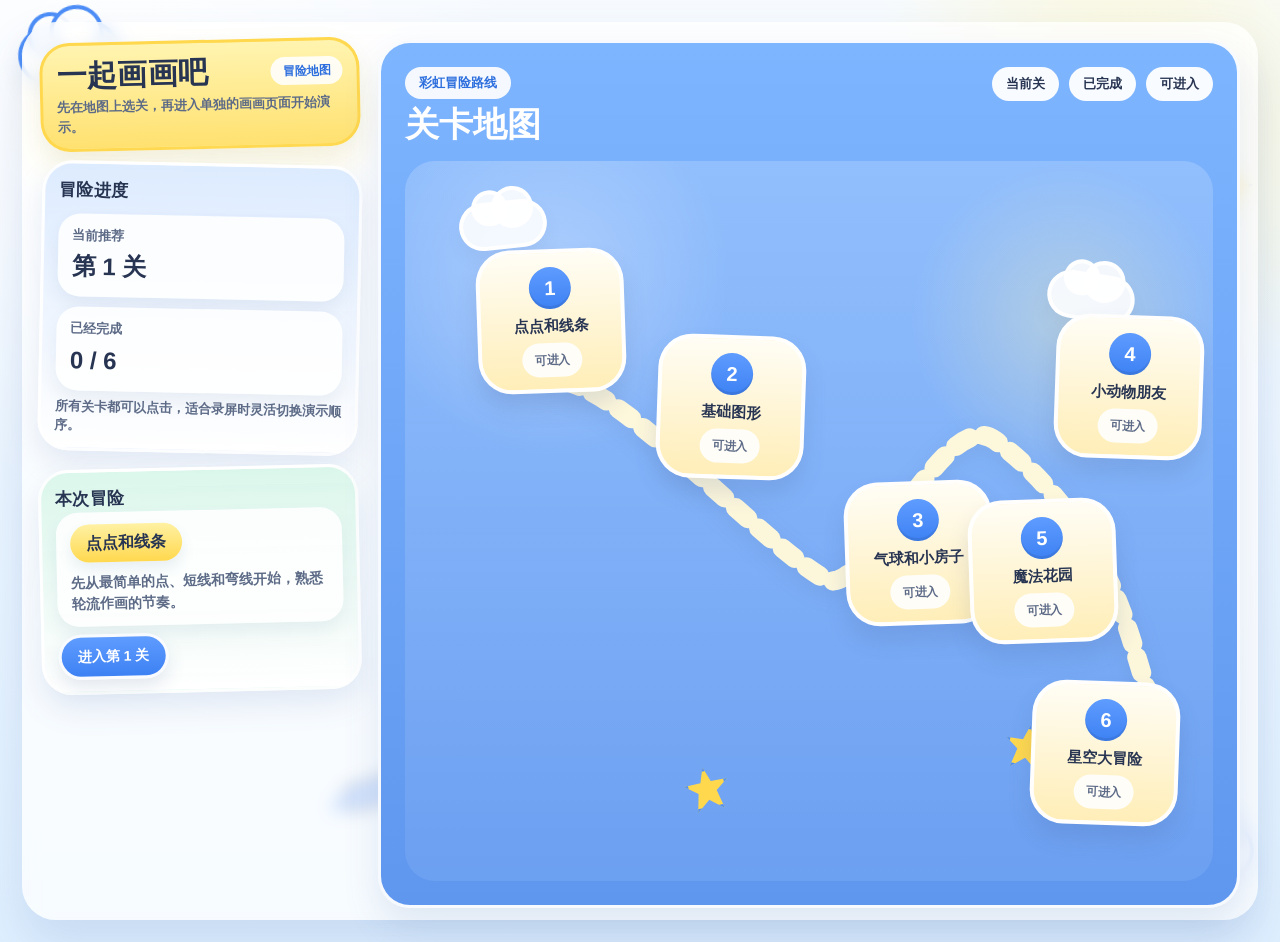
<file: index.html>
<!-- Copyright 2018 Google Inc. All Rights Reserved.
Licensed under the Apache License, Version 2.0 (the "License");
you may not use this file except in compliance with the License.
You may obtain a copy of the License at
    http://www.apache.org/licenses/LICENSE-2.0
Unless required by applicable law or agreed to in writing, software
distributed under the License is distributed on an "AS IS" BASIS,
WITHOUT WARRANTIES OR CONDITIONS OF ANY KIND, either express or implied.
See the License for the specific language governing permissions and
limitations under the License.
==============================================================================-->
<!DOCTYPE html>
<html>
  <head>
    <meta charset="utf-8">
    <meta http-equiv="X-UA-Compatible" content="IE=edge,chrome=1">
    <meta name="viewport" content="width=device-width, minimum-scale=1.0, initial-scale=1, user-scalable=yes">
    <meta http-equiv="Cache-Control" content="no-cache, no-store, must-revalidate">
    <meta http-equiv="Pragma" content="no-cache">
    <meta http-equiv="Expires" content="0">
    <link rel="stylesheet" href="./style.css?v=20260629-cachefix-1">
    <title>一起画画吧 | 关卡地图</title>
  </head>
  <body>
    <div class="page-decor decor-cloud decor-cloud-left"></div>
    <div class="page-decor decor-cloud decor-cloud-right"></div>
    <div class="page-decor decor-star decor-star-top"></div>
    <div class="page-decor decor-star decor-star-right"></div>
    <div class="page-decor decor-rainbow"></div>
    <div class="page-decor decor-crayon"></div>

    <div class="app-shell">
      <section class="map-screen">
        <div class="map-shell">
          <aside class="map-sidebar">
            <section class="card hero-card tilt-left">
              <div class="hero-card-top">
                <h1>一起画画吧</h1>
                <span class="hero-pill">冒险地图</span>
              </div>
              <p>先在地图上选关，再进入单独的画画页面开始演示。</p>
            </section>

            <section class="card panel-card panel-blue tilt-right">
              <h2>冒险进度</h2>
              <div class="map-progress-stack">
                <div class="map-progress-badge">
                  <strong>当前推荐</strong>
                  <span id="mapCurrentLevelLabel">第 1 关</span>
                </div>
                <div class="map-progress-badge">
                  <strong>已经完成</strong>
                  <span id="mapCompletedCount">0 / 6</span>
                </div>
              </div>
              <p class="panel-help">所有关卡都可以点击，适合录屏时灵活切换演示顺序。</p>
            </section>

            <section class="card panel-card panel-mint tilt-left">
              <h2>本次冒险</h2>
              <div class="map-current-card">
                <div class="map-current-sticker" id="mapCurrentTheme">点点和线条</div>
                <p id="mapCurrentDescription">先从最简单的点、短线和弯线开始，熟悉轮流作画的节奏。</p>
              </div>
              <div class="button-row button-row-single">
                <a class="button-link primary-link" id="btnStartCurrentLevel" href="./level.html?level=1">进入第 1 关</a>
              </div>
            </section>
          </aside>

          <main class="map-stage">
            <section class="map-board">
              <div class="map-board-header">
                <div class="map-board-title">
                  <span class="map-title-pill">彩虹冒险路线</span>
                  <h2>关卡地图</h2>
                </div>
                <div class="map-board-legend">
                  <span class="legend-pill legend-map-current">当前关</span>
                  <span class="legend-pill legend-map-done">已完成</span>
                  <span class="legend-pill legend-map-free">可进入</span>
                </div>
              </div>

              <div class="map-network">
                <svg class="map-path" viewBox="0 0 1000 620" aria-hidden="true">
                  <path d="M122 130 C212 116, 276 180, 330 224 S470 354, 520 382 S666 164, 730 210 S850 330, 880 404 S916 530, 940 572" />
                </svg>

                <div class="map-decoration map-decoration-cloud map-cloud-one"></div>
                <div class="map-decoration map-decoration-cloud map-cloud-two"></div>
                <div class="map-decoration map-decoration-star map-star-one"></div>
                <div class="map-decoration map-decoration-star map-star-two"></div>

                <a class="level-node level-node-1" data-level-id="1" href="./level.html?level=1">
                  <span class="level-node-num">1</span>
                  <span class="level-node-title">点点和线条</span>
                </a>

                <a class="level-node level-node-2" data-level-id="2" href="./level.html?level=2">
                  <span class="level-node-num">2</span>
                  <span class="level-node-title">基础图形</span>
                </a>

                <a class="level-node level-node-3" data-level-id="3" href="./level.html?level=3">
                  <span class="level-node-num">3</span>
                  <span class="level-node-title">气球和小房子</span>
                </a>

                <a class="level-node level-node-4" data-level-id="4" href="./level.html?level=4">
                  <span class="level-node-num">4</span>
                  <span class="level-node-title">小动物朋友</span>
                </a>

                <a class="level-node level-node-5" data-level-id="5" href="./level.html?level=5">
                  <span class="level-node-num">5</span>
                  <span class="level-node-title">魔法花园</span>
                </a>

                <a class="level-node level-node-6" data-level-id="6" href="./level.html?level=6">
                  <span class="level-node-num">6</span>
                  <span class="level-node-title">星空大冒险</span>
                </a>
              </div>
            </section>
          </main>
        </div>
      </section>
    </div>
    <script src="level-data.js?v=20260629-cachefix-1"></script>
    <script src="map.js?v=20260629-cachefix-1"></script>
  </body>
</html>
</file>
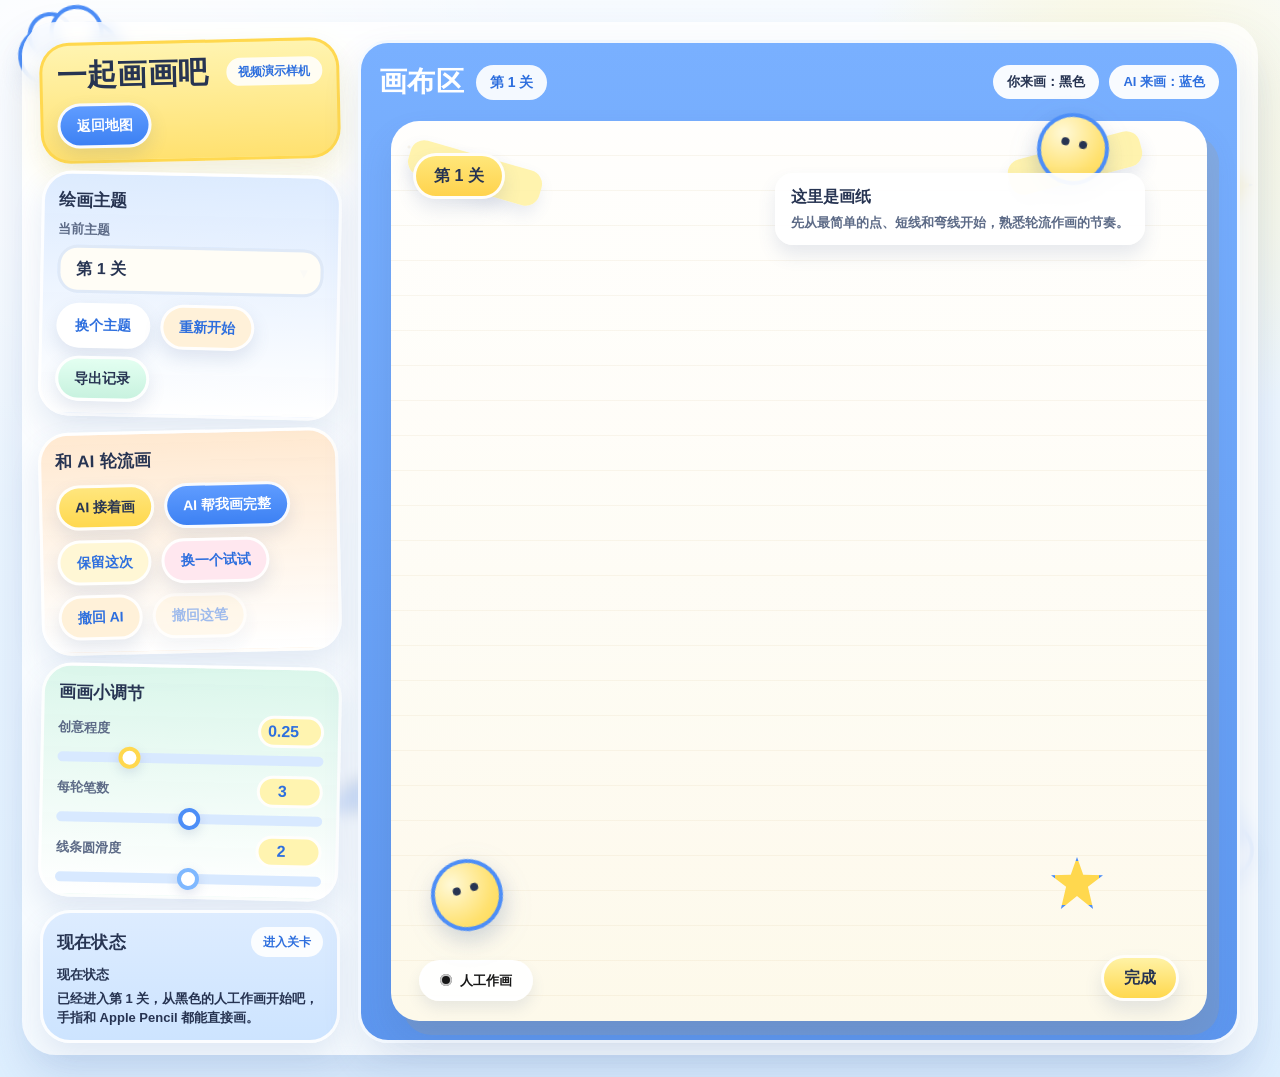
<file: level.html>
<!-- Copyright 2018 Google Inc. All Rights Reserved.
Licensed under the Apache License, Version 2.0 (the "License");
you may not use this file except in compliance with the License.
You may obtain a copy of the License at
    http://www.apache.org/licenses/LICENSE-2.0
Unless required by applicable law or agreed to in writing, software
distributed under the License is distributed on an "AS IS" BASIS,
WITHOUT WARRANTIES OR CONDITIONS OF ANY KIND, either express or implied.
See the License for the specific language governing permissions and
limitations under the License.
==============================================================================-->
<!DOCTYPE html>
<html>
  <head>
    <meta charset="utf-8">
    <meta http-equiv="X-UA-Compatible" content="IE=edge,chrome=1">
    <meta name="viewport" content="width=device-width, minimum-scale=1.0, initial-scale=1, user-scalable=yes">
    <meta http-equiv="Cache-Control" content="no-cache, no-store, must-revalidate">
    <meta http-equiv="Pragma" content="no-cache">
    <meta http-equiv="Expires" content="0">
    <link rel="stylesheet" href="./style.css?v=20260629-cachefix-1">
    <title>一起画画吧 | 关卡画布</title>
  </head>
  <body>
    <div class="page-decor decor-cloud decor-cloud-left"></div>
    <div class="page-decor decor-cloud decor-cloud-right"></div>
    <div class="page-decor decor-star decor-star-top"></div>
    <div class="page-decor decor-star decor-star-right"></div>
    <div class="page-decor decor-rainbow"></div>
    <div class="page-decor decor-crayon"></div>

    <div class="app-shell">
      <section class="level-screen">
        <aside class="sidebar">
          <section class="card hero-card tilt-left">
            <div class="hero-card-top">
              <h1>一起画画吧</h1>
              <span class="hero-pill">视频演示样机</span>
            </div>
            <div class="button-row button-row-single hero-button-row">
              <button id="btnBackToMap">返回地图</button>
            </div>
          </section>

          <section class="card panel-card panel-blue tilt-right">
            <h2>绘画主题</h2>
            <label class="control-group control-block">
              <span class="control-label">当前主题</span>
              <div class="select-shell">
                <select id="selectModels"></select>
              </div>
            </label>
            <div class="button-row">
              <button id="btnRandom">换个主题</button>
              <button id="btnClear">重新开始</button>
            </div>
            <div class="button-row button-row-single">
              <button id="btnExport">导出记录</button>
            </div>
          </section>

          <section class="card panel-card panel-peach tilt-left">
            <h2>和 AI 轮流画</h2>
            <div class="button-row">
              <button id="btnGenerateAI">AI 接着画</button>
              <button id="btnGenerateFullAI">AI 帮我画完整</button>
            </div>
            <div class="button-row">
              <button id="btnKeepAI">保留这次</button>
              <button id="btnRetryAI">换一个试试</button>
            </div>
            <div class="button-row">
              <button id="btnUndoAI">撤回 AI</button>
              <button id="btnUndoUser">撤回这笔</button>
            </div>
          </section>

          <section class="card panel-card panel-mint tilt-right">
            <h2>画画小调节</h2>
            <div class="controls slider-stack">
              <label class="control-group control-slider">
                <div class="slider-head">
                  <span class="control-label">创意程度</span>
                  <input id="valueTemperature" type="number" min="0" max="1" step="0.05">
                </div>
                <input id="inputTemperature" type="range" min="0" max="1" step="0.05">
              </label>

              <label class="control-group control-slider">
                <div class="slider-head">
                  <span class="control-label">每轮笔数</span>
                  <input id="valueAIStrokeCount" type="number" min="1" max="5" step="1">
                </div>
                <input id="inputAIStrokeCount" type="range" min="1" max="5" step="1">
              </label>

              <label class="control-group control-slider">
                <div class="slider-head">
                  <span class="control-label">线条圆滑度</span>
                  <input id="valueSmoothingLevel" type="number" min="0" max="4" step="1">
                </div>
                <input id="inputSmoothingLevel" type="range" min="0" max="4" step="1">
              </label>
            </div>
          </section>

          <section class="card status-panel">
            <div class="status-top">
              <h2>现在状态</h2>
              <span class="status-badge" id="textLastAction">准备好了</span>
            </div>
            <div class="status-main">
              <div class="status-item">
                <strong>现在状态</strong>
                <span id="textStatusMessage">-</span>
              </div>
            </div>
          </section>
        </aside>

        <main class="stage">
          <div class="stage-card">
            <div class="stage-header">
              <div class="stage-header-main">
                <h2>画布区</h2>
                <span class="stage-theme-pill" id="textCurrentTheme">点点和线条</span>
              </div>
              <div class="legend-pills">
                <span class="legend-pill legend-user">你来画：黑色</span>
                <span class="legend-pill legend-ai">AI 来画：蓝色</span>
              </div>
            </div>

            <div class="sketch-board">
              <div class="paper-tape paper-tape-left"></div>
              <div class="paper-tape paper-tape-right"></div>
              <div class="level-badge" id="textBoardLevel">第 1 关</div>
              <div class="board-note">
                <strong id="textBoardNoteTitle">这里是画纸</strong>
                <span id="textBoardNoteDescription">先从最简单的点、短线和弯线开始，手指或 Apple Pencil 都可以直接落笔。</span>
              </div>
              <div class="board-smile board-smile-top"></div>
              <div class="board-smile board-smile-bottom"></div>
              <div class="board-star board-star-bottom"></div>
              <div id="sketch">
                <canvas id="drawCanvas"></canvas>
                <div class="role-sticker role-human" id="roleSticker">人工作画</div>
                <button class="finish-sticker" id="btnFinish" type="button">完成</button>
                <div class="level-modal" id="levelModal" hidden>
                  <div class="level-modal-backdrop" data-close-modal="true"></div>
                  <div class="level-modal-card" role="dialog" aria-modal="true" aria-labelledby="levelModalTitle">
                    <div class="modal-star"></div>
                    <p class="level-modal-kicker">太棒啦</p>
                    <h3 id="levelModalTitle">闯关成功</h3>
                    <p class="level-modal-copy">这张画纸已经完成啦，回到地图继续冒险吧。</p>
                    <div class="level-modal-actions">
                      <button class="modal-secondary" id="btnCloseModal" type="button">再看一眼</button>
                      <button class="modal-primary" id="btnNextLevel" type="button">回到地图</button>
                    </div>
                  </div>
                </div>
              </div>
            </div>
          </div>
        </main>
      </section>
    </div>
    <script src="level-data.js?v=20260629-cachefix-1"></script>
    <script src="ui-demo.js?v=20260629-cachefix-1"></script>
  </body>
</html>
</file>
<file: style.css>
* {
  box-sizing: border-box;
}

:root {
  --bg-top: #f7fbff;
  --bg-bottom: #dff0ff;
  --ink: #273452;
  --muted: #5d6b87;
  --blue: #4d8ef7;
  --blue-deep: #2e6fde;
  --blue-soft: #dbeaff;
  --yellow: #ffd84e;
  --yellow-deep: #f7c52d;
  --yellow-soft: #fff4b7;
  --mint: #d9f6ea;
  --peach: #ffe7cd;
  --pink: #ffd9ef;
  --paper: #fffdf3;
  --paper-line: rgba(199, 171, 114, 0.16);
  --paper-dot: rgba(199, 171, 114, 0.18);
  --white: #ffffff;
  --shadow-soft: 0 18px 36px rgba(73, 104, 169, 0.14);
  --shadow-card: 0 14px 30px rgba(80, 110, 176, 0.14);
  --shadow-button: 0 8px 18px rgba(74, 99, 149, 0.14);
}

html,
body {
  min-height: 100%;
}

body {
  margin: 0;
  padding: 22px;
  overflow-x: hidden;
  color: var(--ink);
  background:
    radial-gradient(circle at 10% 10%, rgba(255, 255, 255, 0.9) 0%, transparent 28%),
    radial-gradient(circle at 88% 14%, rgba(255, 245, 189, 0.7) 0%, transparent 20%),
    linear-gradient(180deg, var(--bg-top) 0%, var(--bg-bottom) 100%);
  font: 400 16px/1.5 "Microsoft YaHei", "Noto Sans SC", "PingFang SC", "Segoe UI", sans-serif;
  -webkit-font-smoothing: antialiased;
  overscroll-behavior: none;
}

button,
select,
input,
.button-link,
.level-node {
  font: inherit;
}

button,
select,
input,
.button-link,
.level-node,
.role-sticker,
.finish-sticker {
  touch-action: manipulation;
}

.page-decor {
  position: fixed;
  z-index: 0;
  pointer-events: none;
}

.decor-cloud {
  width: 102px;
  height: 58px;
  border: 4px solid var(--blue);
  border-radius: 999px;
  background: rgba(255, 255, 255, 0.95);
  box-shadow: 0 12px 22px rgba(80, 110, 176, 0.1);
}

.decor-cloud::before,
.decor-cloud::after {
  content: "";
  position: absolute;
  border-radius: 999px;
  border: 4px solid var(--blue);
  background: rgba(255, 255, 255, 0.95);
}

.decor-cloud::before {
  left: 8px;
  top: -18px;
  width: 38px;
  height: 38px;
}

.decor-cloud::after {
  right: 10px;
  top: -22px;
  width: 46px;
  height: 46px;
}

.decor-cloud-left {
  top: 24px;
  left: 18px;
  transform: rotate(-7deg);
}

.decor-cloud-right {
  right: 26px;
  bottom: 24px;
  transform: rotate(9deg);
}

.decor-star,
.board-star {
  width: 52px;
  height: 52px;
  border: 4px solid var(--blue);
  background: var(--yellow);
  clip-path: polygon(50% 0%, 62% 34%, 100% 35%, 71% 57%, 81% 100%, 50% 75%, 19% 100%, 29% 57%, 0% 35%, 38% 34%);
}

.decor-star-top {
  top: 110px;
  left: 430px;
  transform: rotate(-12deg);
}

.decor-star-right {
  top: 160px;
  right: 28px;
  transform: rotate(14deg);
}

.decor-rainbow {
  right: 116px;
  bottom: 36px;
  width: 90px;
  height: 46px;
  border-top: 9px solid var(--blue);
  border-left: 9px solid transparent;
  border-right: 9px solid transparent;
  border-radius: 90px 90px 0 0;
}

.decor-rainbow::before,
.decor-rainbow::after {
  content: "";
  position: absolute;
  border-radius: 90px 90px 0 0;
}

.decor-rainbow::before {
  top: 8px;
  left: 8px;
  right: 8px;
  height: 24px;
  border-top: 9px solid var(--yellow);
}

.decor-rainbow::after {
  top: 18px;
  left: 18px;
  right: 18px;
  height: 16px;
  border-top: 9px solid #ffb7d8;
}

.decor-crayon {
  left: 340px;
  bottom: 98px;
  width: 104px;
  height: 30px;
  border: 3px solid var(--ink);
  border-radius: 18px;
  background: linear-gradient(90deg, #4d8ef7 0 76%, #86b4ff 76% 100%);
  transform: rotate(-16deg);
}

.decor-crayon::before {
  content: "";
  position: absolute;
  left: -18px;
  top: 4px;
  border-top: 11px solid transparent;
  border-bottom: 11px solid transparent;
  border-right: 18px solid var(--blue);
}

.decor-crayon::after {
  content: "";
  position: absolute;
  right: 14px;
  top: 4px;
  bottom: 4px;
  width: 16px;
  border-left: 3px solid rgba(255, 255, 255, 0.5);
  border-right: 3px solid rgba(255, 255, 255, 0.5);
}

.app-shell {
  position: relative;
  z-index: 1;
  max-width: 1600px;
  margin: 0 auto;
  padding: 18px 18px 12px;
  border-radius: 34px;
  background: rgba(255, 255, 255, 0.74);
  box-shadow: 0 24px 48px rgba(75, 108, 175, 0.16);
  backdrop-filter: blur(8px);
}

.map-screen,
.level-screen {
  width: 100%;
  animation: screenPop 0.28s ease;
}

.level-screen {
  display: flex;
  gap: 18px;
  align-items: stretch;
}

.map-shell {
  display: flex;
  gap: 18px;
  align-items: stretch;
  min-height: calc(100vh - 108px);
}

.map-sidebar {
  width: 320px;
  flex: 0 0 320px;
  display: flex;
  flex-direction: column;
  gap: 14px;
}

.map-stage {
  flex: 1 1 auto;
  min-width: 0;
  display: flex;
}

.map-board {
  position: relative;
  flex: 1 1 auto;
  min-height: 780px;
  padding: 24px;
  border-radius: 32px;
  border: 3px solid rgba(255, 255, 255, 0.94);
  background: linear-gradient(180deg, #7eb5ff 0%, #5f97ef 100%);
  box-shadow: var(--shadow-soft);
}

.map-board-header {
  display: flex;
  align-items: flex-start;
  justify-content: space-between;
  gap: 16px;
  margin-bottom: 18px;
  color: var(--white);
}

.map-board-title h2 {
  margin: 8px 0 0;
  font-size: 34px;
  line-height: 1.05;
  font-weight: 900;
}

.map-title-pill {
  display: inline-flex;
  align-items: center;
  min-height: 32px;
  padding: 5px 14px;
  border-radius: 999px;
  background: rgba(255, 255, 255, 0.92);
  color: var(--blue-deep);
  font-size: 13px;
  font-weight: 900;
}

.map-board-legend {
  display: flex;
  flex-wrap: wrap;
  justify-content: flex-end;
  gap: 10px;
}

.map-progress-stack {
  display: flex;
  flex-direction: column;
  gap: 10px;
  margin-top: 10px;
}

.map-progress-badge,
.map-current-card {
  padding: 12px 14px;
  border-radius: 22px;
  background: rgba(255, 255, 255, 0.84);
  box-shadow: 0 10px 18px rgba(71, 96, 149, 0.09);
}

.map-progress-badge strong,
.map-current-card p {
  display: block;
}

.map-progress-badge strong {
  font-size: 13px;
  color: var(--muted);
}

.map-progress-badge span {
  display: inline-block;
  margin-top: 4px;
  font-size: 24px;
  font-weight: 900;
  color: var(--ink);
}

.map-current-sticker {
  display: inline-flex;
  align-items: center;
  min-height: 36px;
  padding: 7px 16px;
  border-radius: 999px;
  background: linear-gradient(180deg, #fff1a3 0%, #ffd84e 100%);
  font-weight: 900;
  box-shadow: 0 8px 14px rgba(71, 96, 149, 0.1);
}

.map-current-card p {
  margin: 10px 0 0;
  color: var(--muted);
  font-size: 14px;
  font-weight: 700;
}

.map-network {
  position: relative;
  min-height: 720px;
  border-radius: 30px;
  overflow: hidden;
  background:
    radial-gradient(circle at 18% 16%, rgba(255, 255, 255, 0.28) 0%, transparent 20%),
    radial-gradient(circle at 82% 22%, rgba(255, 244, 182, 0.34) 0%, transparent 18%),
    linear-gradient(180deg, rgba(255, 255, 255, 0.18) 0%, rgba(255, 255, 255, 0.08) 100%);
}

.map-path {
  position: absolute;
  inset: 0;
  width: 100%;
  height: 100%;
}

.map-path path {
  fill: none;
  stroke: rgba(255, 248, 219, 0.98);
  stroke-width: 24;
  stroke-linecap: round;
  stroke-dasharray: 20 18;
  filter: drop-shadow(0 8px 12px rgba(71, 96, 149, 0.12));
}

.map-decoration {
  position: absolute;
  pointer-events: none;
}

.map-decoration-cloud {
  width: 88px;
  height: 48px;
  border: 4px solid rgba(255, 255, 255, 0.98);
  border-radius: 999px;
  background: rgba(255, 255, 255, 0.88);
  box-shadow: 0 10px 16px rgba(71, 96, 149, 0.08);
}

.map-decoration-cloud::before,
.map-decoration-cloud::after {
  content: "";
  position: absolute;
  border-radius: 999px;
  background: inherit;
  border: inherit;
}

.map-decoration-cloud::before {
  left: 10px;
  top: -16px;
  width: 28px;
  height: 28px;
}

.map-decoration-cloud::after {
  right: 8px;
  top: -18px;
  width: 34px;
  height: 34px;
}

.map-cloud-one {
  left: 54px;
  top: 40px;
  transform: rotate(-6deg);
}

.map-cloud-two {
  right: 78px;
  top: 112px;
  transform: rotate(9deg);
}

.map-decoration-star {
  width: 44px;
  height: 44px;
  border: 4px solid var(--blue);
  background: var(--yellow);
  clip-path: polygon(50% 0%, 62% 34%, 100% 35%, 71% 57%, 81% 100%, 50% 75%, 19% 100%, 29% 57%, 0% 35%, 38% 34%);
}

.map-star-one {
  right: 164px;
  bottom: 112px;
  transform: rotate(10deg);
}

.map-star-two {
  left: 280px;
  bottom: 70px;
  transform: rotate(-12deg);
}

.level-node {
  position: absolute;
  width: 148px;
  min-height: 120px;
  padding: 14px 12px 12px;
  border: 4px solid rgba(255, 255, 255, 0.96);
  border-radius: 34px;
  background: linear-gradient(180deg, #fffdf5 0%, #ffeeb8 100%);
  color: var(--ink);
  box-shadow: 0 14px 22px rgba(71, 96, 149, 0.16);
  display: flex;
  flex-direction: column;
  align-items: center;
  justify-content: center;
  gap: 8px;
  text-align: center;
  text-decoration: none;
  transform: rotate(-2deg);
}

.level-node:nth-of-type(even) {
  transform: rotate(2deg);
}

.level-node:hover {
  transform: translateY(-3px) rotate(0deg) scale(1.02);
}

.level-node-num {
  display: inline-flex;
  align-items: center;
  justify-content: center;
  width: 42px;
  height: 42px;
  border-radius: 50%;
  background: linear-gradient(180deg, #5f9cff 0%, #3d81f3 100%);
  color: var(--white);
  font-size: 20px;
  font-weight: 900;
  box-shadow: inset 0 -3px 0 rgba(0, 0, 0, 0.08);
}

.level-node-title {
  font-size: 15px;
  line-height: 1.2;
  font-weight: 900;
}

.level-node::after {
  content: "可进入";
  display: inline-flex;
  align-items: center;
  justify-content: center;
  min-height: 28px;
  padding: 3px 12px;
  border-radius: 999px;
  background: rgba(255, 255, 255, 0.88);
  color: var(--muted);
  font-size: 12px;
  font-weight: 900;
}

.level-node.is-recommended {
  background: linear-gradient(180deg, #fff7b9 0%, #ffd95d 100%);
  box-shadow:
    0 18px 28px rgba(255, 216, 78, 0.24),
    0 14px 22px rgba(71, 96, 149, 0.14);
}

.level-node.is-recommended::after {
  content: "当前关";
  color: var(--blue-deep);
}

.level-node.is-completed {
  background: linear-gradient(180deg, #ecfff6 0%, #d5f4e5 100%);
}

.level-node.is-completed::before {
  content: "★";
  position: absolute;
  top: -14px;
  right: -10px;
  display: inline-flex;
  align-items: center;
  justify-content: center;
  width: 38px;
  height: 38px;
  border: 3px solid rgba(255, 255, 255, 0.96);
  border-radius: 50%;
  background: linear-gradient(180deg, #ffe77a 0%, #ffd34d 100%);
  color: var(--ink);
  font-size: 16px;
  box-shadow: 0 8px 14px rgba(71, 96, 149, 0.14);
}

.level-node.is-completed::after {
  content: "已完成";
  color: #15714d;
}

.level-node.is-selected {
  outline: 4px solid rgba(255, 255, 255, 0.85);
  outline-offset: 4px;
}

.level-node-1 {
  left: 72px;
  top: 88px;
}

.level-node-2 {
  left: 252px;
  top: 174px;
}

.level-node-3 {
  left: 440px;
  top: 320px;
}

.level-node-4 {
  left: 650px;
  top: 154px;
}

.level-node-5 {
  right: 96px;
  top: 338px;
}

.level-node-6 {
  right: 34px;
  top: 520px;
}

.sidebar {
  width: 300px;
  flex: 0 0 300px;
  display: flex;
  flex-direction: column;
  gap: 12px;
  align-self: stretch;
}

.stage {
  flex: 1 1 auto;
  min-width: 0;
  display: flex;
  align-self: stretch;
}

.card,
.stage-card {
  position: relative;
  overflow: visible;
  border-radius: 30px;
  border: 3px solid rgba(255, 255, 255, 0.92);
  box-shadow: var(--shadow-card);
}

.card {
  padding: 14px 14px 12px;
}

.tilt-left {
  transform: rotate(-1.3deg);
}

.tilt-right {
  transform: rotate(1.2deg);
}

.hero-card {
  background: linear-gradient(180deg, #fff4b0 0%, #ffe170 100%);
  border-color: rgba(255, 216, 78, 0.96);
  box-shadow:
    0 18px 34px rgba(255, 216, 78, 0.2),
    0 8px 18px rgba(77, 142, 247, 0.08);
}

.hero-card-top {
  display: flex;
  align-items: center;
  justify-content: space-between;
  gap: 12px;
}

.hero-card h1,
.panel-card h2,
.status-panel h2,
.stage-header h2 {
  margin: 0;
  font-weight: 900;
  letter-spacing: 0.01em;
}

.hero-card h1 {
  font-size: 30px;
  line-height: 1.08;
}

.hero-card p,
.panel-help {
  margin: 6px 0 0;
  color: var(--muted);
  font-weight: 700;
  font-size: 13px;
}

.hero-pill,
.status-badge,
.legend-pill,
.board-footer-pill,
.status-tag {
  display: inline-flex;
  align-items: center;
  justify-content: center;
  border-radius: 999px;
  font-weight: 800;
}

.hero-pill {
  min-height: 28px;
  padding: 4px 12px;
  background: rgba(255, 255, 255, 0.88);
  color: var(--blue-deep);
  font-size: 12px;
}

.panel-card {
  background: rgba(255, 255, 255, 0.97);
}

.panel-blue {
  background: linear-gradient(180deg, rgba(219, 234, 255, 0.95) 0%, rgba(255, 255, 255, 0.96) 100%);
}

.panel-peach {
  background: linear-gradient(180deg, rgba(255, 231, 205, 0.92) 0%, rgba(255, 255, 255, 0.97) 100%);
}

.panel-mint {
  background: linear-gradient(180deg, rgba(217, 246, 234, 0.94) 0%, rgba(255, 255, 255, 0.97) 100%);
}

.panel-card h2,
.status-panel h2 {
  font-size: 17px;
}

.control-group {
  display: flex;
  flex-direction: column;
  gap: 6px;
}

.control-block {
  margin-top: 6px;
}

.control-label {
  color: var(--muted);
  font-size: 13px;
  font-weight: 800;
}

.select-shell {
  position: relative;
}

.select-shell::after {
  content: "▾";
  position: absolute;
  right: 16px;
  top: 50%;
  transform: translateY(-50%);
  color: var(--blue-deep);
  font-size: 14px;
  font-weight: 900;
  pointer-events: none;
}

.sidebar button,
.sidebar select,
.sidebar input,
.sidebar label {
  position: relative;
  z-index: 2;
}

select {
  width: 100%;
  height: 48px;
  padding: 0 44px 0 16px;
  border: 3px solid rgba(77, 142, 247, 0.18);
  border-radius: 20px;
  outline: none;
  appearance: none;
  background: rgba(255, 253, 246, 0.98);
  color: var(--ink);
  font-weight: 800;
}

.button-row {
  display: flex;
  flex-wrap: wrap;
  gap: 10px;
  margin-top: 10px;
}

.button-row-single {
  margin-top: 8px;
}

button,
.button-link {
  display: inline-flex;
  align-items: center;
  justify-content: center;
  min-height: 42px;
  padding: 9px 16px;
  border: 3px solid rgba(255, 255, 255, 0.96);
  border-radius: 999px;
  background: var(--white);
  color: var(--blue-deep);
  text-decoration: none;
  font-size: 14px;
  font-weight: 900;
  cursor: pointer;
  box-shadow: var(--shadow-button);
  transition: transform 0.14s ease, box-shadow 0.14s ease, background 0.14s ease;
}

button:hover:not([disabled]),
.button-link:hover {
  transform: translateY(-2px) scale(1.015);
}

button:active:not([disabled]),
.button-link:active {
  transform: translateY(1px) scale(0.995);
}

button[disabled] {
  opacity: 0.46;
  cursor: not-allowed;
}

#btnGenerateAI {
  background: linear-gradient(180deg, #ffe67d 0%, #ffd84e 100%);
  color: var(--ink);
}

#btnGenerateFullAI {
  background: linear-gradient(180deg, #5f9cff 0%, #3d81f3 100%);
  color: var(--white);
}

#btnKeepAI {
  background: #fff7d5;
}

#btnRetryAI {
  background: #ffe7ef;
}

#btnUndoAI,
#btnUndoUser,
#btnClear {
  background: #fff1d9;
}

#btnExport {
  background: linear-gradient(180deg, #e3fff1 0%, #c8f2df 100%);
  color: var(--ink);
}

.slider-stack {
  display: flex;
  flex-direction: column;
  gap: 10px;
  margin-top: 6px;
}

.control-slider {
  gap: 8px;
}

.slider-head {
  display: flex;
  align-items: center;
  justify-content: space-between;
  gap: 10px;
}

.slider-head input[type="number"] {
  width: 66px;
  height: 32px;
  border: 3px solid rgba(255, 255, 255, 0.95);
  border-radius: 999px;
  background: #fff4b0;
  color: var(--blue-deep);
  text-align: center;
  font-weight: 900;
  outline: none;
}

input[type="range"] {
  width: 100%;
  height: 10px;
  margin: 0;
  outline: none;
  appearance: none;
  border-radius: 999px;
  background: #d8e9ff;
}

input[type="range"]::-webkit-slider-thumb {
  appearance: none;
  width: 22px;
  height: 22px;
  border: 4px solid var(--yellow);
  border-radius: 50%;
  background: var(--white);
  box-shadow: 0 4px 12px rgba(75, 102, 159, 0.18);
}

#inputAIStrokeCount::-webkit-slider-thumb {
  border-color: var(--blue);
}

#inputSmoothingLevel::-webkit-slider-thumb {
  border-color: #7fb8ff;
}

.status-panel {
  flex: 1 1 auto;
  display: flex;
  flex-direction: column;
  justify-content: flex-start;
  background: linear-gradient(180deg, #ddecff 0%, #cde4ff 100%);
}

.status-panel.card {
  margin-top: auto;
}

.status-top {
  display: flex;
  align-items: center;
  justify-content: space-between;
  gap: 8px;
}

.status-badge {
  min-height: 30px;
  padding: 5px 12px;
  background: rgba(255, 255, 255, 0.9);
  color: var(--blue-deep);
  font-size: 12px;
}

.status-main {
  margin-top: 8px;
}

.status-item {
  display: flex;
  flex-direction: column;
  gap: 4px;
  font-size: 13px;
}

.status-item span {
  font-weight: 800;
}

.status-tags {
  display: flex;
  flex-wrap: wrap;
  gap: 8px;
  margin-top: 10px;
}

.status-tag {
  min-height: 30px;
  padding: 6px 10px;
  gap: 4px;
  background: rgba(255, 255, 255, 0.9);
  font-size: 11px;
  color: var(--ink);
}

.stage-card {
  flex: 1 1 auto;
  height: 100%;
  min-height: 0;
  padding: 18px 18px 16px;
  background: linear-gradient(180deg, #79b0ff 0%, #5d96ee 100%);
  box-shadow: var(--shadow-soft);
}

.stage-header {
  display: flex;
  align-items: center;
  justify-content: space-between;
  gap: 16px;
  margin-bottom: 10px;
  color: var(--white);
}

.stage-header-main {
  display: flex;
  align-items: center;
  gap: 12px;
  flex-wrap: wrap;
}

.stage-theme-pill {
  display: inline-flex;
  align-items: center;
  min-height: 34px;
  padding: 7px 14px;
  border-radius: 999px;
  background: rgba(255, 255, 255, 0.92);
  color: var(--blue-deep);
  font-size: 14px;
  font-weight: 900;
}

.hero-button-row {
  margin-top: 12px;
}

#btnBackToMap,
#btnStartCurrentLevel {
  background: linear-gradient(180deg, #5f9cff 0%, #3d81f3 100%);
  color: var(--white);
}

.legend-map-current {
  color: var(--blue-deep);
}

.legend-map-done {
  color: #15714d;
}

.legend-map-free {
  color: var(--ink);
}

.stage-header h2 {
  font-size: 28px;
}

.legend-pills {
  display: flex;
  flex-wrap: wrap;
  justify-content: flex-end;
  gap: 10px;
}

.legend-pill {
  min-height: 34px;
  padding: 7px 14px;
  background: rgba(255, 255, 255, 0.95);
  color: var(--ink);
  font-size: 13px;
}

.legend-ai {
  color: var(--blue-deep);
}

.sketch-board {
  position: relative;
  min-height: 0;
  border-radius: 30px;
}

.paper-tape {
  position: absolute;
  z-index: 3;
  width: 136px;
  height: 36px;
  border-radius: 14px;
  background: rgba(255, 242, 168, 0.92);
  box-shadow: 0 8px 16px rgba(75, 102, 159, 0.12);
}

.paper-tape-left {
  left: 28px;
  top: 34px;
  transform: rotate(16deg);
}

.paper-tape-right {
  right: 76px;
  top: 24px;
  transform: rotate(-15deg);
}

.board-note {
  position: absolute;
  top: 52px;
  right: 74px;
  z-index: 4;
  display: flex;
  flex-direction: column;
  gap: 4px;
  padding: 12px 16px;
  border-radius: 18px;
  background: rgba(255, 255, 255, 0.94);
  box-shadow: 0 10px 18px rgba(71, 96, 149, 0.13);
}

.board-note strong {
  font-size: 16px;
}

.board-note span {
  color: var(--muted);
  font-size: 13px;
  font-weight: 700;
}

.board-smile {
  position: absolute;
  z-index: 3;
  width: 72px;
  height: 72px;
  border: 4px solid var(--blue);
  border-radius: 50%;
  background: radial-gradient(circle at 30% 28%, #fff9d7 0%, #ffe16f 66%, #ffd84e 100%);
  box-shadow: 0 10px 18px rgba(71, 96, 149, 0.14);
  filter: drop-shadow(0 8px 14px rgba(74, 99, 149, 0.12));
  pointer-events: none;
}

.board-smile::before,
.board-smile::after {
  content: "";
  position: absolute;
  top: 22px;
  width: 8px;
  height: 8px;
  border-radius: 50%;
  background: var(--ink);
}

.board-smile::before {
  left: 19px;
}

.board-smile::after {
  right: 19px;
}

.board-smile-top {
  top: -8px;
  right: 110px;
  transform: rotate(12deg);
}

.board-smile-bottom {
  left: 52px;
  bottom: 90px;
  transform: rotate(-15deg);
}

.board-smile-top::selection,
.board-smile-bottom::selection {
  background: transparent;
}

.board-star-bottom {
  position: absolute;
  right: 116px;
  bottom: 112px;
  z-index: 3;
  filter: drop-shadow(0 8px 14px rgba(74, 99, 149, 0.12));
}

.level-badge,
.role-sticker,
.finish-sticker,
.level-modal-kicker {
  display: inline-flex;
  align-items: center;
  justify-content: center;
  border-radius: 999px;
  font-weight: 900;
}

.level-badge {
  position: absolute;
  top: 32px;
  left: 34px;
  z-index: 4;
  min-height: 42px;
  padding: 8px 18px;
  border: 3px solid rgba(255, 255, 255, 0.96);
  background: linear-gradient(180deg, #ffe77a 0%, #ffd34d 100%);
  color: var(--ink);
  box-shadow: 0 10px 18px rgba(71, 96, 149, 0.13);
}

#sketch {
  position: relative;
  z-index: 2;
  width: calc(100% - 24px);
  max-width: 1160px;
  height: 900px;
  margin: 18px auto 0;
  overflow: hidden;
  border-radius: 28px;
  background:
    linear-gradient(180deg, rgba(255, 255, 255, 0.72) 0%, rgba(255, 255, 255, 0.5) 100%),
    linear-gradient(180deg, #fffdf7 0%, #fbf3d5 100%);
  box-shadow:
    12px 14px 0 rgba(183, 157, 107, 0.18),
    0 18px 32px rgba(74, 99, 149, 0.14);
  touch-action: none;
  overscroll-behavior: contain;
}

#sketch::before {
  content: "";
  position: absolute;
  inset: 0;
  pointer-events: none;
  background:
    radial-gradient(circle at 18px 26px, var(--paper-dot) 0 1px, transparent 2px),
    radial-gradient(circle at 52px 46px, var(--paper-dot) 0 1px, transparent 2px),
    repeating-linear-gradient(180deg, transparent 0 34px, var(--paper-line) 34px 35px);
  opacity: 0.65;
}

#sketch canvas {
  display: block;
  width: 100% !important;
  height: 100% !important;
  border-radius: 28px;
  touch-action: none;
  -webkit-user-select: none;
  user-select: none;
  -webkit-touch-callout: none;
}

.role-sticker {
  position: absolute;
  left: 28px;
  bottom: 20px;
  z-index: 3;
  min-height: 36px;
  padding: 8px 18px;
  border: 3px solid rgba(255, 255, 255, 0.96);
  background: rgba(255, 255, 255, 0.92);
  color: var(--ink);
  font-size: 13px;
  box-shadow: 0 8px 14px rgba(71, 96, 149, 0.11);
}

.role-sticker::before {
  content: "";
  width: 12px;
  height: 12px;
  margin-right: 8px;
  border-radius: 50%;
  background: currentColor;
  box-shadow: inset 0 0 0 2px rgba(255, 255, 255, 0.76);
}

.role-human {
  background: rgba(255, 255, 255, 0.92);
  color: #171717;
}

.role-ai {
  background: rgba(225, 238, 255, 0.96);
  color: #3972ff;
}

.finish-sticker {
  position: absolute;
  right: 28px;
  bottom: 20px;
  z-index: 3;
  min-height: 44px;
  padding: 8px 20px;
  border: 3px solid rgba(255, 255, 255, 0.96);
  background: linear-gradient(180deg, #fff2a5 0%, #ffd84e 100%);
  color: var(--ink);
  font-size: 16px;
  box-shadow: 0 10px 18px rgba(71, 96, 149, 0.14);
}

.finish-sticker:hover:not([disabled]) {
  transform: translateY(-2px) rotate(-1deg);
}

.level-modal[hidden] {
  display: none;
}

.level-modal {
  position: absolute;
  inset: 0;
  z-index: 6;
}

.level-modal-backdrop {
  position: absolute;
  inset: 0;
  background: rgba(39, 52, 82, 0.22);
  backdrop-filter: blur(4px);
}

.level-modal-card {
  position: absolute;
  top: 50%;
  left: 50%;
  width: min(460px, calc(100% - 36px));
  padding: 26px 24px 22px;
  border: 4px solid rgba(255, 255, 255, 0.98);
  border-radius: 34px;
  background:
    radial-gradient(circle at top left, rgba(255, 255, 255, 0.85) 0%, transparent 28%),
    linear-gradient(180deg, #fff8cf 0%, #ffe6b7 100%);
  box-shadow: 0 28px 48px rgba(39, 52, 82, 0.24);
  transform: translate(-50%, -50%) rotate(-1deg);
  text-align: center;
}

.modal-star {
  position: absolute;
  top: -22px;
  right: 24px;
  width: 54px;
  height: 54px;
  border: 4px solid var(--blue);
  background: var(--yellow);
  clip-path: polygon(50% 0%, 62% 34%, 100% 35%, 71% 57%, 81% 100%, 50% 75%, 19% 100%, 29% 57%, 0% 35%, 38% 34%);
  transform: rotate(14deg);
}

.level-modal-kicker {
  min-height: 32px;
  padding: 4px 14px;
  margin: 0 auto 10px;
  background: rgba(255, 255, 255, 0.92);
  color: var(--blue-deep);
  font-size: 13px;
}

.level-modal-card h3 {
  margin: 0;
  font-size: 34px;
  line-height: 1.08;
}

.level-modal-copy {
  margin: 12px 0 0;
  color: var(--muted);
  font-size: 15px;
  font-weight: 700;
}

.level-modal-actions {
  display: flex;
  justify-content: center;
  gap: 12px;
  margin-top: 18px;
}

.modal-primary {
  background: linear-gradient(180deg, #5f9cff 0%, #3d81f3 100%);
  color: var(--white);
}

.modal-secondary {
  background: rgba(255, 255, 255, 0.94);
  color: var(--ink);
}

@keyframes screenPop {
  from {
    opacity: 0;
    transform: translateY(10px);
  }

  to {
    opacity: 1;
    transform: translateY(0);
  }
}

@media (pointer: coarse) {
  body {
    padding: 18px;
  }

  .app-shell {
    padding: 20px 20px 16px;
  }

  button,
  .button-link {
    min-height: 52px;
    padding: 12px 18px;
    font-size: 16px;
  }

  select {
    height: 56px;
    padding-inline: 18px 50px;
    font-size: 16px;
  }

  .slider-head input[type="number"] {
    width: 78px;
    height: 40px;
    font-size: 16px;
  }

  input[type="range"] {
    height: 14px;
  }

  input[type="range"]::-webkit-slider-thumb {
    width: 28px;
    height: 28px;
  }

  .control-label,
  .panel-help,
  .status-item,
  .legend-pill,
  .role-sticker,
  .finish-sticker {
    font-size: 15px;
  }

  .role-sticker {
    min-height: 44px;
    padding: 10px 20px;
  }

  .finish-sticker {
    min-height: 52px;
    padding: 10px 24px;
    font-size: 18px;
  }

  .level-modal-actions button {
    min-height: 52px;
  }

  .level-node {
    width: 164px;
    min-height: 130px;
    padding: 16px 14px 14px;
  }

  .level-node-num {
    width: 48px;
    height: 48px;
    font-size: 22px;
  }
}

select:focus-visible,
button:focus-visible,
input:focus-visible,
.button-link:focus-visible,
.level-node:focus-visible {
  outline: 3px solid rgba(255, 216, 78, 0.95);
  outline-offset: 2px;
}

@media (max-width: 1220px) {
  .sidebar {
    width: 100%;
    flex-basis: auto;
  }

  .map-shell,
  .level-screen {
    flex-direction: column;
    min-height: auto;
  }

  .map-sidebar {
    width: 100%;
    flex-basis: auto;
  }

  .map-board {
    min-height: 860px;
  }

  .map-board-header {
    flex-direction: column;
    align-items: flex-start;
  }

  .stage-card {
    min-height: 760px;
  }

  .stage-header {
    flex-direction: column;
    align-items: flex-start;
  }

  .board-note {
    right: 30px;
  }

  #sketch {
    width: 100%;
    height: 68vw;
    max-height: 760px;
  }
}

@media (max-width: 1220px) and (min-width: 900px) and (orientation: landscape) {
  body {
    padding: 12px;
  }

  .map-shell,
  .level-screen {
    flex-direction: row;
    align-items: stretch;
    gap: 14px;
    min-height: calc(100vh - 24px);
  }

  .map-sidebar,
  .sidebar {
    width: 292px;
    flex: 0 0 292px;
    gap: 10px;
  }

  .card {
    padding: 12px 12px 10px;
  }

  .hero-card h1 {
    font-size: 26px;
  }

  .panel-card h2,
  .status-panel h2 {
    font-size: 16px;
  }

  .status-tags {
    gap: 6px;
  }

  .status-tag {
    min-height: 28px;
    padding: 5px 8px;
  }

  .map-stage,
  .stage {
    min-width: 0;
  }

  .map-board {
    min-height: 0;
    height: 100%;
    padding: 18px;
  }

  .map-network {
    min-height: 600px;
  }

  .level-node {
    width: 132px;
    min-height: 106px;
    padding: 12px 10px 10px;
  }

  .level-node-title {
    font-size: 14px;
  }

  .level-node-1 {
    left: 30px;
    top: 82px;
  }

  .level-node-2 {
    left: 174px;
    top: 166px;
  }

  .level-node-3 {
    left: 320px;
    top: 274px;
  }

  .level-node-4 {
    left: 492px;
    top: 154px;
  }

  .level-node-5 {
    right: 74px;
    top: 314px;
  }

  .level-node-6 {
    right: 20px;
    top: 438px;
  }

  .stage-card {
    min-height: 0;
    height: 100%;
    padding: 14px 14px 12px;
  }

  .stage-header {
    flex-direction: row;
    align-items: center;
    margin-bottom: 8px;
  }

  .stage-header h2 {
    font-size: 24px;
  }

  .legend-pills {
    gap: 8px;
  }

  .legend-pill {
    min-height: 30px;
    padding: 6px 12px;
    font-size: 12px;
  }

  .board-note {
    right: 26px;
    top: 46px;
    max-width: 240px;
  }

  #sketch {
    width: 100%;
    height: min(70vh, 760px);
    min-height: 520px;
    margin-top: 12px;
  }

  .role-sticker {
    left: 18px;
    bottom: 16px;
  }

  .finish-sticker {
    right: 18px;
    bottom: 16px;
  }
}

@media (max-width: 820px) {
  body {
    padding: 14px;
  }

  .app-shell {
    padding: 18px;
    border-radius: 28px;
  }

  .card,
  .stage-card {
    border-radius: 28px;
  }

  .map-board {
    min-height: 980px;
    padding: 18px;
  }

  .map-network {
    min-height: 860px;
  }

  .button-row {
    flex-direction: column;
  }

  button,
  .button-link {
    width: 100%;
  }

  .board-note,
  .board-smile,
  .board-star-bottom,
  .level-badge {
    display: none;
  }

  .role-sticker,
  .finish-sticker {
    bottom: 14px;
  }

  .role-sticker {
    left: 14px;
    padding-inline: 14px;
  }

  .finish-sticker {
    right: 14px;
    min-height: 40px;
    padding-inline: 16px;
  }

  .level-modal-card {
    width: min(420px, calc(100% - 24px));
    padding: 22px 18px 18px;
    transform: translate(-50%, -50%);
  }

  .level-modal-card h3 {
    font-size: 28px;
  }

  .level-modal-actions {
    flex-direction: column;
  }

  .level-node {
    width: 132px;
    min-height: 106px;
    padding: 12px 10px 10px;
  }

  .level-node-title {
    font-size: 14px;
  }

  .level-node-1 {
    left: 18px;
    top: 96px;
  }

  .level-node-2 {
    right: 18px;
    top: 192px;
  }

  .level-node-3 {
    left: 42px;
    top: 328px;
  }

  .level-node-4 {
    right: 28px;
    top: 454px;
  }

  .level-node-5 {
    left: 44px;
    top: 592px;
    right: auto;
  }

  .level-node-6 {
    right: 18px;
    left: auto;
    bottom: 72px;
  }

  .map-path path {
    stroke-width: 18;
  }

  #sketch {
    min-height: 520px;
    height: 62vw;
    margin-top: 34px;
    width: 100%;
  }
}
</file>
